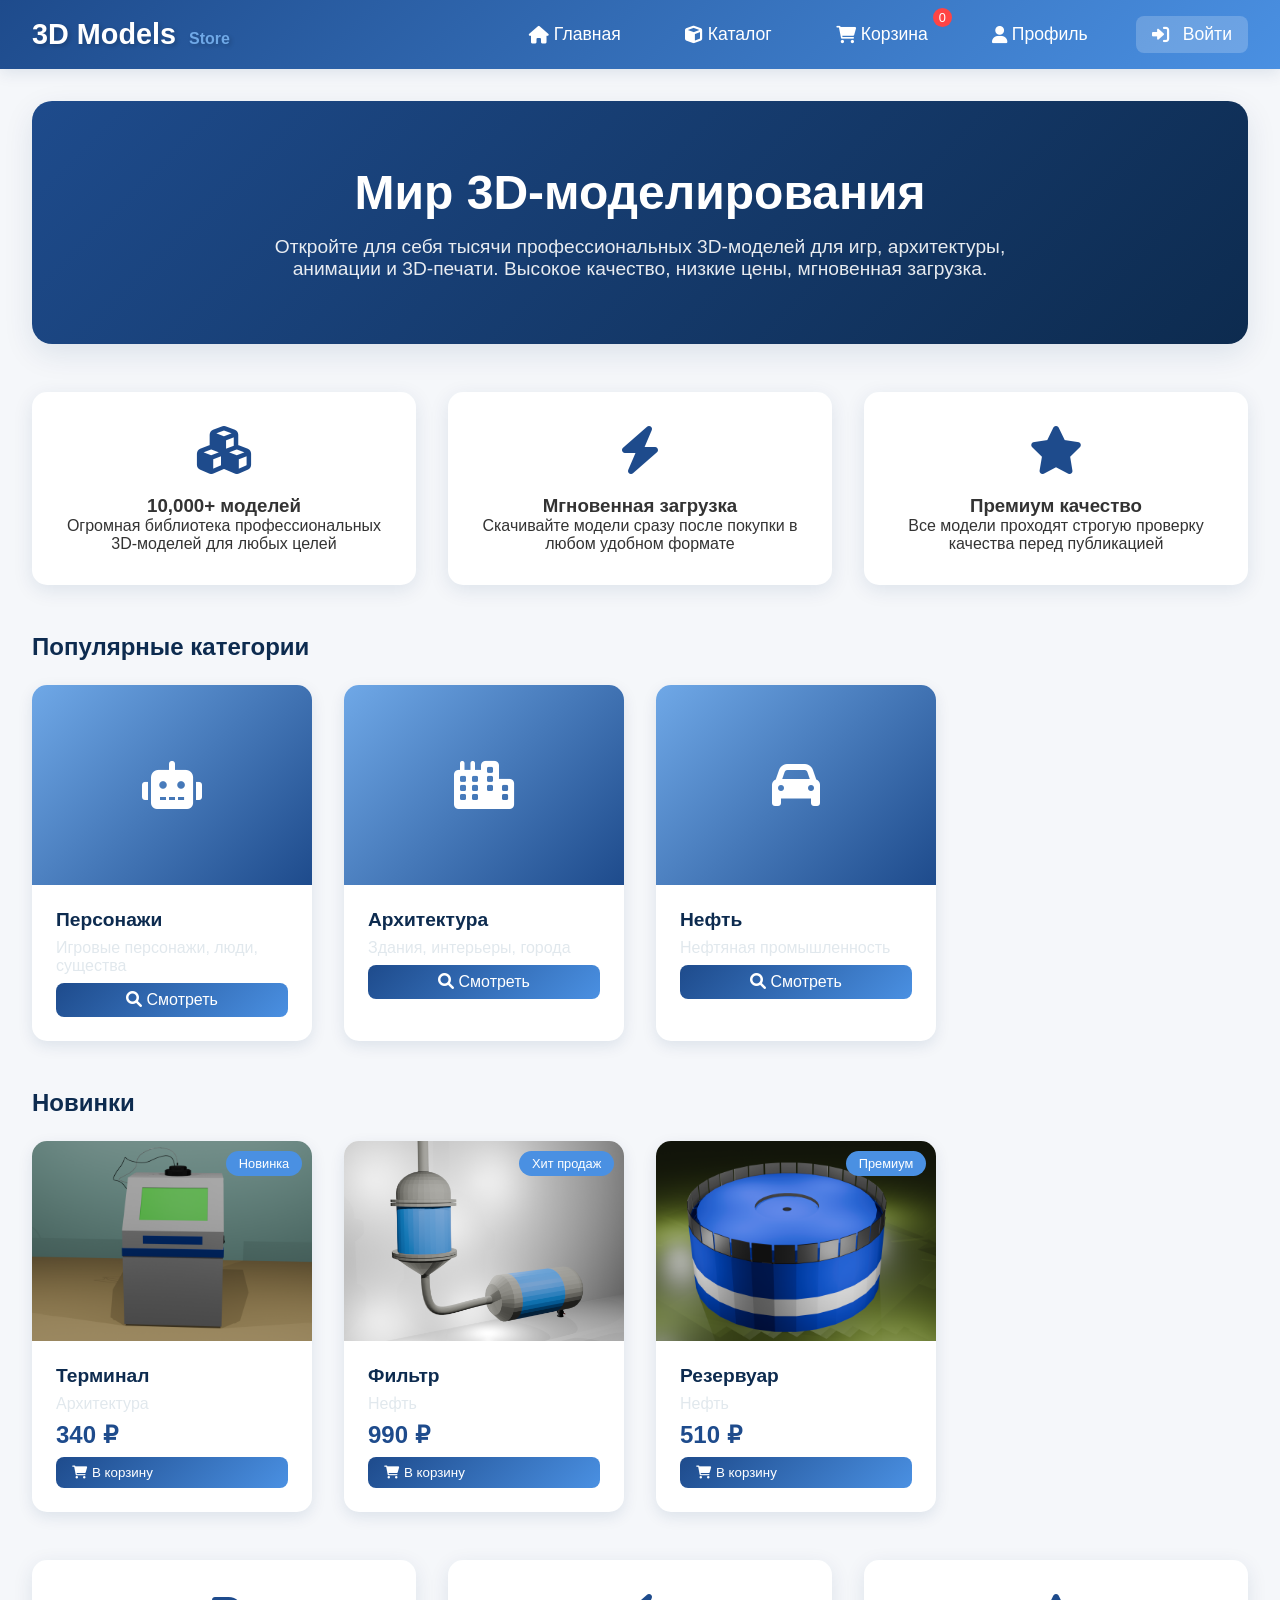
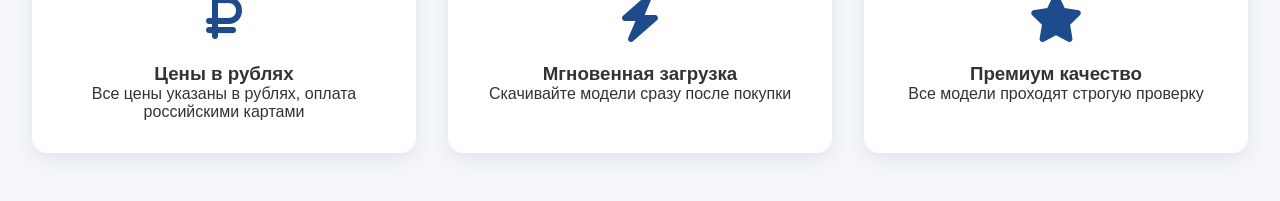
<file: 3d-models-shop/index.html>
<!DOCTYPE html>
<html lang="ru">
<head>
    <meta charset="UTF-8">
    <meta name="viewport" content="width=device-width, initial-scale=1.0">
    <title>3D Models Shop - Главная</title>
    <link rel="stylesheet" href="css/style.css">
    <link rel="stylesheet" href="https://cdnjs.cloudflare.com/ajax/libs/font-awesome/6.0.0/css/all.min.css">
</head>
<body>
    <!-- Навигационная панель -->
    <nav class="navbar">
        <div class="nav-container">
            <div class="logo">
                3D Models <span>Store</span>
            </div>
            <ul class="nav-menu">
                <li><a href="index.html" class="${currentPage === 'index' ? 'active' : ''}"><i class="fas fa-home"></i> Главная</a></li>
                <li><a href="catalog.html" class="${currentPage === 'catalog' ? 'active' : ''}"><i class="fas fa-cube"></i> Каталог</a></li>
                <li><a href="cart.html" class="cart-icon ${currentPage === 'cart' ? 'active' : ''}">
                    <i class="fas fa-shopping-cart"></i> Корзина
                    <span class="cart-badge" id="cartCount">0</span>
                </a></li>
                <li><a href="profile.html" class="${currentPage === 'profile' ? 'active' : ''}"><i class="fas fa-user"></i> Профиль</a></li>
                <!-- Кнопка авторизации будет добавлена через JavaScript -->
            </ul>
        </div>
    </nav>

    <main class="main-container">
        <!-- Hero секция -->
        <section class="hero-section">
            <h1>Мир 3D-моделирования</h1>
            <p>Откройте для себя тысячи профессиональных 3D-моделей для игр, архитектуры, анимации и 3D-печати. Высокое качество, низкие цены, мгновенная загрузка.</p>
        </section>

        <!-- Особенности -->
        <section class="features-section">
            <div class="feature-card">
                <div class="feature-icon">
                    <i class="fas fa-cubes"></i>
                </div>
                <h3>10,000+ моделей</h3>
                <p>Огромная библиотека профессиональных 3D-моделей для любых целей</p>
            </div>
            <div class="feature-card">
                <div class="feature-icon">
                    <i class="fas fa-bolt"></i>
                </div>
                <h3>Мгновенная загрузка</h3>
                <p>Скачивайте модели сразу после покупки в любом удобном формате</p>
            </div>
            <div class="feature-card">
                <div class="feature-icon">
                    <i class="fas fa-star"></i>
                </div>
                <h3>Премиум качество</h3>
                <p>Все модели проходят строгую проверку качества перед публикацией</p>
            </div>
        </section>

        <!-- Популярные категории -->
        <h2 style="color: var(--dark-blue); margin: 3rem 0 1.5rem;">Популярные категории</h2>
        <div class="products-grid" style="margin-bottom: 3rem;" id="categoriesGrid"></div>

        <!-- Новинки -->
        <h2 style="color: var(--dark-blue); margin-bottom: 1.5rem;">Новинки</h2>
        <div class="products-grid" style="margin-bottom: 3rem;" id="newProductsGrid"></div>

        <!-- Преимущества -->
        <section class="features-section">
            <div class="feature-card">
                <div class="feature-icon">
                    <i class="fas fa-ruble-sign"></i>
                </div>
                <h3>Цены в рублях</h3>
                <p>Все цены указаны в рублях, оплата российскими картами</p>
            </div>
            <div class="feature-card">
                <div class="feature-icon">
                    <i class="fas fa-bolt"></i>
                </div>
                <h3>Мгновенная загрузка</h3>
                <p>Скачивайте модели сразу после покупки</p>
            </div>
            <div class="feature-card">
                <div class="feature-icon">
                    <i class="fas fa-star"></i>
                </div>
                <h3>Премиум качество</h3>
                <p>Все модели проходят строгую проверку</p>
            </div>
        </section>
    </main>

    <script src="js/main.js"></script>
    <script src="js/auth.js"></script>
    <script>
        // Загрузка категорий на главную страницу
        document.addEventListener('DOMContentLoaded', function() {
            // Категории
            const categories = [
                { name: 'Персонажи', icon: 'fa-robot', category: 'characters', description: 'Игровые персонажи, люди, существа' },
                { name: 'Архитектура', icon: 'fa-city', category: 'architecture', description: 'Здания, интерьеры, города' },
                { name: 'Нефть', icon: 'fa-car', category: 'oil', description: 'Нефтяная промышленность' }
            ];
            
            const categoriesGrid = document.getElementById('categoriesGrid');
            if (categoriesGrid) {
                categoriesGrid.innerHTML = categories.map(cat => `
                    <div class="product-card">
                        <div class="product-image" onclick="window.location.href='catalog.html?category=${cat.category}'" style="cursor: pointer;">
                            <i class="fas ${cat.icon}"></i>
                        </div>
                        <div class="product-info">
                            <h3 class="product-title">${cat.name}</h3>
                            <p style="color: var(--gray); margin-bottom: 0.5rem;">${cat.description}</p>
                            <a href="catalog.html?category=${cat.category}" class="add-to-cart" style="display: inline-block; text-decoration: none; width: 100%; text-align: center;">
                                <i class="fas fa-search"></i> Смотреть
                            </a>
                        </div>
                    </div>
                `).join('');
            }
            
            // Новинки (первые 3 товара из products)
            const newProductsGrid = document.getElementById('newProductsGrid');
            if (newProductsGrid && typeof products !== 'undefined') {
                const newProducts = products.slice(0, 3);
                newProductsGrid.innerHTML = newProducts.map(product => `
                    <div class="product-card">
                        <div class="product-image" onclick="window.location.href='product.html?id=${product.id}'" style="cursor: pointer;">
                            ${product.preview ? 
                                `<img src="${product.preview}" alt="${product.name}" style="width: 100%; height: 100%; object-fit: cover;" 
                                    onerror="this.style.display='none'; this.parentElement.innerHTML='<i class=\'fas ${product.image}\' style=\'font-size: 3rem;\'></i>'">` 
                                : `<i class="fas ${product.image}"></i>`
                            }
                            ${product.badge ? `<span class="product-badge">${product.badge}</span>` : ''}
                        </div>
                        <div class="product-info">
                            <h3 class="product-title" onclick="window.location.href='product.html?id=${product.id}'" style="cursor: pointer;">${product.name}</h3>
                            <p style="color: var(--gray); margin-bottom: 0.5rem;">${getCategoryName(product.category)}</p>
                            <div class="product-price">${product.price.toLocaleString('ru-RU')} ₽</div>
                            <button class="add-to-cart" onclick="addToCart(${product.id})" style="width: 100%;">
                                <i class="fas fa-shopping-cart"></i> В корзину
                            </button>
                        </div>
                    </div>
                `).join('');
            }
        });

        // Получение названия категории (копируем функцию из catalog.js)
        function getCategoryName(category) {
            const categories = {
                'characters': 'Персонажи',
                'architecture': 'Архитектура',
                'oil': 'Нефть'
            };
            return categories[category] || category;
        }
    </script>
</body>
</html>
</file>
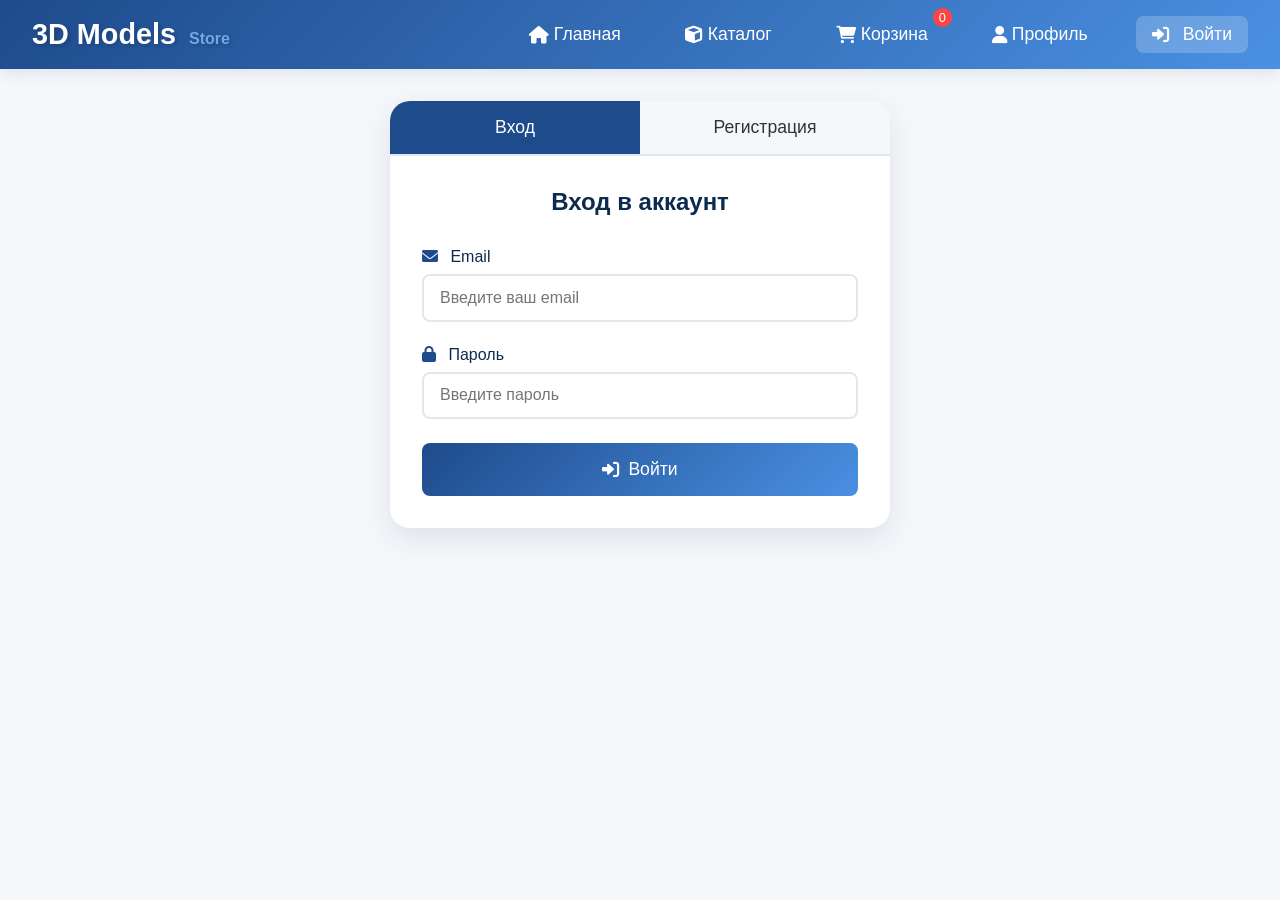
<file: 3d-models-shop/login.html>
<!DOCTYPE html>
<html lang="ru">
<head>
    <meta charset="UTF-8">
    <meta name="viewport" content="width=device-width, initial-scale=1.0">
    <title>Вход - 3D Models Shop</title>
    <link rel="stylesheet" href="css/style.css">
    <link rel="stylesheet" href="https://cdnjs.cloudflare.com/ajax/libs/font-awesome/6.0.0/css/all.min.css">
</head>
<body>
    <nav class="navbar">
        <div class="nav-container">
            <div class="logo">
                3D Models <span>Store</span>
            </div>
            <ul class="nav-menu">
                <li><a href="index.html"><i class="fas fa-home"></i> Главная</a></li>
                <li><a href="catalog.html"><i class="fas fa-cube"></i> Каталог</a></li>
                <li><a href="cart.html" class="cart-icon">
                    <i class="fas fa-shopping-cart"></i> Корзина
                    <span class="cart-badge" id="cartCount">0</span>
                </a></li>
                <li><a href="profile.html"><i class="fas fa-user"></i> Профиль</a></li>
            </ul>
        </div>
    </nav>

    <main class="main-container">
        <div class="auth-container">
            <div class="auth-tabs">
                <button class="auth-tab active" onclick="switchAuthTab('login')">Вход</button>
                <button class="auth-tab" onclick="switchAuthTab('register')">Регистрация</button>
            </div>

            <!-- Форма входа -->
            <div id="loginForm" class="auth-form active">
                <h2>Вход в аккаунт</h2>
                <form onsubmit="handleLogin(event)">
                    <div class="form-group">
                        <label for="loginEmail">
                            <i class="fas fa-envelope"></i>
                            Email
                        </label>
                        <input type="email" id="loginEmail" required placeholder="Введите ваш email">
                    </div>
                    
                    <div class="form-group">
                        <label for="loginPassword">
                            <i class="fas fa-lock"></i>
                            Пароль
                        </label>
                        <input type="password" id="loginPassword" required placeholder="Введите пароль">
                    </div>

                    <button type="submit" class="auth-submit">
                        <i class="fas fa-sign-in-alt"></i>
                        Войти
                    </button>
                </form>
            </div>

            <!-- Форма регистрации -->
            <div id="registerForm" class="auth-form">
                <h2>Регистрация</h2>
                <form onsubmit="handleRegister(event)">
                    <div class="form-row">
                        <div class="form-group">
                            <label for="registerFirstName">
                                <i class="fas fa-user"></i>
                                Имя
                            </label>
                            <input type="text" id="registerFirstName" required placeholder="Введите имя">
                        </div>
                        
                        <div class="form-group">
                            <label for="registerLastName">
                                <i class="fas fa-user"></i>
                                Фамилия
                            </label>
                            <input type="text" id="registerLastName" required placeholder="Введите фамилию">
                        </div>
                    </div>
                    
                    <div class="form-group">
                        <label for="registerEmail">
                            <i class="fas fa-envelope"></i>
                            Email
                        </label>
                        <input type="email" id="registerEmail" required placeholder="Введите email">
                    </div>
                    
                    <div class="form-group">
                        <label for="registerPassword">
                            <i class="fas fa-lock"></i>
                            Пароль
                        </label>
                        <input type="password" id="registerPassword" required placeholder="Придумайте пароль">
                    </div>
                    
                    <div class="form-group">
                        <label for="registerConfirmPassword">
                            <i class="fas fa-lock"></i>
                            Подтверждение пароля
                        </label>
                        <input type="password" id="registerConfirmPassword" required placeholder="Повторите пароль">
                    </div>

                    <button type="submit" class="auth-submit">
                        <i class="fas fa-user-plus"></i>
                        Зарегистрироваться
                    </button>
                </form>
            </div>
        </div>
    </main>

    <script src="js/main.js"></script>
    <script src="js/auth.js"></script>
</body>
</html>
</file>
<file: 3d-models-shop/css/style.css>
:root {
    /* Основная синяя палитра */
    --primary-blue: #1e4b8c;
    --secondary-blue: #2a6bb5;
    --light-blue: #6fa8e7;
    --dark-blue: #0d2b4f;
    --accent-blue: #4a90e2;
    --gradient-blue: linear-gradient(135deg, var(--primary-blue), var(--accent-blue));
    
    /* Нейтральные цвета */
    --white: #ffffff;
    --light-gray: #f5f7fa;
    --gray: #e1e8ed;
    --dark-gray: #333333;
    --shadow: rgba(0, 50, 100, 0.1);
}

* {
    margin: 0;
    padding: 0;
    box-sizing: border-box;
    font-family: 'Segoe UI', Tahoma, Geneva, Verdana, sans-serif;
}

body {
    background-color: var(--light-gray);
    color: var(--dark-gray);
}

/* Навигационная панель */
.navbar {
    background: var(--gradient-blue);
    padding: 1rem 2rem;
    box-shadow: 0 4px 15px var(--shadow);
    position: sticky;
    top: 0;
    z-index: 1000;
}

.nav-container {
    max-width: 1400px;
    margin: 0 auto;
    display: flex;
    justify-content: space-between;
    align-items: center;
}

.logo {
    font-size: 1.8rem;
    font-weight: bold;
    color: var(--white);
    text-shadow: 2px 2px 4px rgba(0,0,0,0.2);
}

.logo span {
    color: var(--light-blue);
    font-size: 1rem;
    margin-left: 5px;
}

.nav-menu {
    display: flex;
    gap: 2rem;
    list-style: none;
}

.nav-menu a {
    color: var(--white);
    text-decoration: none;
    font-size: 1.1rem;
    padding: 0.5rem 1rem;
    border-radius: 8px;
    transition: all 0.3s ease;
    display: flex;
    align-items: center;
    gap: 5px;
}

.nav-menu a:hover,
.nav-menu a.active {
    background-color: rgba(255, 255, 255, 0.2);
    transform: translateY(-2px);
}

.cart-icon {
    position: relative;
}

.cart-badge {
    position: absolute;
    top: -8px;
    right: -8px;
    background-color: #ff4444;
    color: white;
    border-radius: 50%;
    padding: 2px 6px;
    font-size: 0.8rem;
}

/* Главный контейнер */
.main-container {
    max-width: 1400px;
    margin: 2rem auto;
    padding: 0 2rem;
}

/* Hero секция */
.hero-section {
    background: linear-gradient(135deg, var(--primary-blue), var(--dark-blue));
    color: white;
    padding: 4rem 2rem;
    border-radius: 20px;
    margin-bottom: 3rem;
    text-align: center;
    box-shadow: 0 10px 30px var(--shadow);
}

.hero-section h1 {
    font-size: 3rem;
    margin-bottom: 1rem;
}

.hero-section p {
    font-size: 1.2rem;
    opacity: 0.9;
    max-width: 800px;
    margin: 0 auto;
}

/* Секция особенностей */
.features-section {
    display: grid;
    grid-template-columns: repeat(auto-fit, minmax(300px, 1fr));
    gap: 2rem;
    margin-bottom: 3rem;
}

.feature-card {
    background: var(--white);
    padding: 2rem;
    border-radius: 15px;
    text-align: center;
    box-shadow: 0 5px 20px var(--shadow);
    transition: transform 0.3s ease;
}

.feature-card:hover {
    transform: translateY(-5px);
}

.feature-icon {
    font-size: 3rem;
    color: var(--primary-blue);
    margin-bottom: 1rem;
}

/* Каталог товаров */
.catalog-header {
    display: flex;
    justify-content: space-between;
    align-items: center;
    margin-bottom: 2rem;
}

.filters {
    display: flex;
    gap: 1rem;
}

.filter-btn {
    padding: 0.5rem 1rem;
    border: 2px solid var(--primary-blue);
    background: transparent;
    color: var(--primary-blue);
    border-radius: 8px;
    cursor: pointer;
    transition: all 0.3s ease;
}

.filter-btn:hover,
.filter-btn.active {
    background: var(--primary-blue);
    color: white;
}

.products-grid {
    display: grid;
    grid-template-columns: repeat(auto-fill, minmax(280px, 1fr));
    gap: 2rem;
}

/* Карточка товара */
.product-card {
    background: var(--white);
    border-radius: 15px;
    overflow: hidden;
    box-shadow: 0 5px 15px var(--shadow);
    transition: transform 0.3s ease, box-shadow 0.3s ease;
    position: relative;
}

.product-card:hover {
    transform: translateY(-5px);
    box-shadow: 0 8px 25px rgba(30, 75, 140, 0.2);
}

.product-image {
    width: 100%;
    height: 200px;
    background: linear-gradient(135deg, var(--light-blue), var(--primary-blue));
    display: flex;
    align-items: center;
    justify-content: center;
    color: white;
    font-size: 3rem;
    position: relative;
    overflow: hidden;
}

.product-badge {
    position: absolute;
    top: 10px;
    right: 10px;
    background: var(--accent-blue);
    color: white;
    padding: 0.3rem 0.8rem;
    border-radius: 20px;
    font-size: 0.8rem;
}

.product-info {
    padding: 1.5rem;
}

.product-title {
    font-size: 1.2rem;
    margin-bottom: 0.5rem;
    color: var(--dark-blue);
}

.product-category {
    color: var(--primary-blue);
    font-size: 0.9rem;
    margin-bottom: 0.5rem;
}

.product-price {
    font-size: 1.5rem;
    font-weight: bold;
    color: var(--primary-blue);
    margin: 0.5rem 0;
}

.product-actions {
    display: flex;
    justify-content: space-between;
    align-items: center;
    margin-top: 1rem;
}

.add-to-cart {
    background: var(--gradient-blue);
    color: white;
    border: none;
    padding: 0.5rem 1rem;
    border-radius: 8px;
    cursor: pointer;
    transition: all 0.3s ease;
    display: flex;
    align-items: center;
    gap: 5px;
}

.add-to-cart:hover {
    transform: scale(1.05);
    box-shadow: 0 3px 10px var(--primary-blue);
}

/* Корзина */
.cart-container {
    background: white;
    border-radius: 15px;
    padding: 2rem;
    box-shadow: 0 5px 20px var(--shadow);
}

.cart-item {
    display: grid;
    grid-template-columns: 100px 2fr 1fr auto;
    align-items: center;
    gap: 1rem;
    padding: 1rem;
    border-bottom: 1px solid var(--gray);
}

.cart-item-image {
    width: 80px;
    height: 80px;
    background: var(--light-blue);
    border-radius: 10px;
}

.cart-item-title {
    color: var(--dark-blue);
}

.cart-item-price {
    font-weight: bold;
    color: var(--primary-blue);
}

.cart-item-remove {
    color: #ff4444;
    cursor: pointer;
    padding: 0.5rem;
    transition: all 0.3s ease;
}

.cart-item-remove:hover {
    transform: scale(1.1);
}

.cart-total {
    margin-top: 2rem;
    padding: 1rem;
    text-align: right;
    font-size: 1.5rem;
    font-weight: bold;
    color: var(--primary-blue);
}

.checkout-btn {
    background: var(--gradient-blue);
    color: white;
    border: none;
    padding: 1rem 2rem;
    border-radius: 10px;
    font-size: 1.2rem;
    cursor: pointer;
    width: 100%;
    margin-top: 1rem;
    transition: all 0.3s ease;
}

.checkout-btn:hover {
    transform: translateY(-2px);
    box-shadow: 0 5px 15px var(--primary-blue);
}

/* Профиль */
.profile-container {
    background: white;
    border-radius: 15px;
    padding: 2rem;
    box-shadow: 0 5px 20px var(--shadow);
}

.profile-header {
    display: flex;
    align-items: center;
    gap: 2rem;
    margin-bottom: 2rem;
    padding-bottom: 1rem;
    border-bottom: 2px solid var(--light-blue);
}

.profile-avatar {
    width: 100px;
    height: 100px;
    background: var(--gradient-blue);
    border-radius: 50%;
    display: flex;
    align-items: center;
    justify-content: center;
    color: white;
    font-size: 2.5rem;
}

.profile-stats {
    display: grid;
    grid-template-columns: repeat(3, 1fr);
    gap: 1rem;
    margin-top: 1rem;
}

.stat-card {
    background: var(--light-gray);
    padding: 1rem;
    border-radius: 10px;
    text-align: center;
}

.stat-value {
    font-size: 1.5rem;
    font-weight: bold;
    color: var(--primary-blue);
}

/* Адаптивность */
@media (max-width: 768px) {
    .nav-menu {
        gap: 0.5rem;
    }
    
    .hero-section h1 {
        font-size: 2rem;
    }
    
    .products-grid {
        grid-template-columns: 1fr;
    }
    
    .cart-item {
        grid-template-columns: 1fr;
        text-align: center;
    }
    
    .cart-item-image {
        margin: 0 auto;
    }
}
/* Страница товара */
.product-page {
    background: white;
    border-radius: 20px;
    padding: 2rem;
    box-shadow: 0 5px 20px var(--shadow);
}

.back-button {
    display: inline-flex;
    align-items: center;
    gap: 0.5rem;
    padding: 0.8rem 1.5rem;
    background: var(--light-gray);
    color: var(--primary-blue);
    text-decoration: none;
    border-radius: 8px;
    margin-bottom: 2rem;
    transition: all 0.3s ease;
    border: none;
    cursor: pointer;
    font-size: 1rem;
}

.back-button:hover {
    background: var(--primary-blue);
    color: white;
    transform: translateX(-5px);
}

.product-detail {
    display: grid;
    grid-template-columns: 1fr 1fr;
    gap: 3rem;
}

/* Галерея товара */
.product-gallery {
    position: relative;
}

.main-image {
    width: 100%;
    height: 400px;
    background: linear-gradient(135deg, var(--light-blue), var(--primary-blue));
    border-radius: 15px;
    margin-bottom: 1rem;
    display: flex;
    align-items: center;
    justify-content: center;
    color: white;
    font-size: 5rem;
    overflow: hidden;
}

.main-image img {
    width: 100%;
    height: 100%;
    object-fit: cover;
}

.thumbnail-container {
    display: flex;
    gap: 1rem;
    margin-top: 1rem;
}

.thumbnail {
    width: 80px;
    height: 80px;
    border-radius: 8px;
    cursor: pointer;
    border: 3px solid transparent;
    transition: all 0.3s ease;
    overflow: hidden;
}

.thumbnail:hover {
    transform: translateY(-3px);
}

.thumbnail.active {
    border-color: var(--primary-blue);
    box-shadow: 0 0 0 2px var(--accent-blue);
}

.thumbnail img {
    width: 100%;
    height: 100%;
    object-fit: cover;
}

.thumbnail-placeholder {
    width: 100%;
    height: 100%;
    background: var(--light-blue);
    display: flex;
    align-items: center;
    justify-content: center;
    color: white;
    font-size: 1.5rem;
}

/* Информация о товаре */
.product-info-detail {
    padding: 1rem;
}

.product-title-detail {
    font-size: 2.5rem;
    color: var(--dark-blue);
    margin-bottom: 1rem;
}

.product-meta {
    display: flex;
    gap: 2rem;
    margin-bottom: 2rem;
    padding-bottom: 1rem;
    border-bottom: 2px solid var(--light-gray);
}

.product-category-detail {
    background: var(--light-blue);
    color: white;
    padding: 0.3rem 1rem;
    border-radius: 20px;
    font-size: 0.9rem;
}

.product-rating {
    color: #ffc107;
}

.product-price-detail {
    font-size: 3rem;
    font-weight: bold;
    color: var(--primary-blue);
    margin: 2rem 0;
}

.product-description {
    color: var(--dark-gray);
    line-height: 1.8;
    margin-bottom: 2rem;
}

.product-specs {
    background: var(--light-gray);
    padding: 1.5rem;
    border-radius: 15px;
    margin-bottom: 2rem;
}

.spec-item {
    display: flex;
    justify-content: space-between;
    padding: 0.5rem 0;
    border-bottom: 1px solid var(--gray);
}

.spec-item:last-child {
    border-bottom: none;
}

.spec-label {
    color: var(--primary-blue);
    font-weight: bold;
}

.product-actions-detail {
    display: flex;
    gap: 1rem;
    margin-top: 2rem;
}

.add-to-cart-detail {
    flex: 2;
    background: var(--gradient-blue);
    color: white;
    border: none;
    padding: 1rem 2rem;
    border-radius: 10px;
    font-size: 1.2rem;
    cursor: pointer;
    transition: all 0.3s ease;
    display: flex;
    align-items: center;
    justify-content: center;
    gap: 1rem;
}

.add-to-cart-detail:hover {
    transform: translateY(-3px);
    box-shadow: 0 5px 20px var(--primary-blue);
}

.wishlist-btn {
    flex: 1;
    background: white;
    color: var(--primary-blue);
    border: 2px solid var(--primary-blue);
    padding: 1rem;
    border-radius: 10px;
    font-size: 1.2rem;
    cursor: pointer;
    transition: all 0.3s ease;
}

.wishlist-btn:hover {
    background: var(--primary-blue);
    color: white;
}

/* Адаптивность */
@media (max-width: 768px) {
    .product-detail {
        grid-template-columns: 1fr;
        gap: 2rem;
    }
    
    .product-title-detail {
        font-size: 2rem;
    }
    
    .product-price-detail {
        font-size: 2.5rem;
    }
}
/* Дополнительные стили для изображений */
.product-image {
    position: relative;
    overflow: hidden;
    background: linear-gradient(135deg, var(--light-blue), var(--primary-blue));
}

.product-image img {
    width: 100%;
    height: 100%;
    object-fit: cover;
    transition: transform 0.3s ease;
}

.product-image:hover img {
    transform: scale(1.1);
}

.cart-item-image {
    width: 80px;
    height: 80px;
    background: var(--light-blue);
    border-radius: 10px;
    overflow: hidden;
}

.cart-item-image img {
    width: 100%;
    height: 100%;
    object-fit: cover;
}

.thumbnail img {
    width: 100%;
    height: 100%;
    object-fit: cover;
}

.thumbnail-placeholder {
    width: 100%;
    height: 100%;
    background: var(--light-blue);
    display: flex;
    align-items: center;
    justify-content: center;
    color: white;
    font-size: 1.5rem;
}

/* Стили для авторизации */
.auth-container {
    max-width: 500px;
    margin: 2rem auto;
    background: white;
    border-radius: 20px;
    box-shadow: 0 10px 30px var(--shadow);
    overflow: hidden;
}

.auth-tabs {
    display: flex;
    background: var(--light-gray);
    border-bottom: 2px solid var(--gray);
}

.auth-tab {
    flex: 1;
    padding: 1rem;
    background: none;
    border: none;
    font-size: 1.1rem;
    cursor: pointer;
    transition: all 0.3s ease;
    color: var(--dark-gray);
}

.auth-tab:hover {
    background: var(--gray);
}

.auth-tab.active {
    background: var(--primary-blue);
    color: white;
}

.auth-form {
    padding: 2rem;
    display: none;
}

.auth-form.active {
    display: block;
}

.auth-form h2 {
    color: var(--dark-blue);
    margin-bottom: 2rem;
    text-align: center;
}

.form-group {
    margin-bottom: 1.5rem;
}

.form-row {
    display: grid;
    grid-template-columns: 1fr 1fr;
    gap: 1rem;
}

.form-group label {
    display: block;
    margin-bottom: 0.5rem;
    color: var(--dark-blue);
    font-weight: 500;
}

.form-group label i {
    margin-right: 0.5rem;
    color: var(--primary-blue);
}

.form-group input {
    width: 100%;
    padding: 0.8rem 1rem;
    border: 2px solid var(--gray);
    border-radius: 8px;
    font-size: 1rem;
    transition: all 0.3s ease;
}

.form-group input:focus {
    outline: none;
    border-color: var(--primary-blue);
    box-shadow: 0 0 0 3px rgba(30, 75, 140, 0.1);
}

.auth-submit {
    width: 100%;
    padding: 1rem;
    background: var(--gradient-blue);
    color: white;
    border: none;
    border-radius: 8px;
    font-size: 1.1rem;
    cursor: pointer;
    transition: all 0.3s ease;
    display: flex;
    align-items: center;
    justify-content: center;
    gap: 0.5rem;
}

.auth-submit:hover {
    transform: translateY(-2px);
    box-shadow: 0 5px 15px var(--primary-blue);
}

/* Кнопка входа/выхода в навигации */
.auth-button {
    background: rgba(255, 255, 255, 0.2);
    border-radius: 8px;
    padding: 0.5rem 1rem !important;
}

.auth-button i {
    margin-right: 0.5rem;
}

.user-greeting {
    display: flex;
    align-items: center;
    gap: 0.5rem;
    color: white;
    background: rgba(255, 255, 255, 0.1);
    padding: 0.5rem 1rem;
    border-radius: 8px;
}

.user-greeting i {
    font-size: 1.2rem;
}

/* Обновленные стили профиля */
.profile-header {
    display: flex;
    align-items: center;
    gap: 2rem;
    margin-bottom: 2rem;
    padding-bottom: 1rem;
    border-bottom: 2px solid var(--light-blue);
}

.profile-avatar {
    width: 120px;
    height: 120px;
    background: var(--gradient-blue);
    border-radius: 50%;
    display: flex;
    align-items: center;
    justify-content: center;
    color: white;
    font-size: 3rem;
    box-shadow: 0 5px 15px var(--shadow);
}

.profile-info h2 {
    color: var(--dark-blue);
    margin-bottom: 0.5rem;
}

.profile-info p {
    color: var(--gray);
    margin-bottom: 0.3rem;
}

.profile-info i {
    color: var(--primary-blue);
    width: 20px;
    margin-right: 0.5rem;
}

.logout-btn {
    background: #ff4444;
    color: white;
    border: none;
    padding: 0.8rem 2rem;
    border-radius: 8px;
    cursor: pointer;
    transition: all 0.3s ease;
    display: inline-flex;
    align-items: center;
    gap: 0.5rem;
    font-size: 1rem;
    margin-top: 1rem;
}

.logout-btn:hover {
    background: #cc0000;
    transform: translateY(-2px);
    box-shadow: 0 5px 15px rgba(255, 68, 68, 0.3);
}

/* Адаптивность */
@media (max-width: 768px) {
    .auth-container {
        margin: 1rem;
    }
    
    .form-row {
        grid-template-columns: 1fr;
    }
    
    .profile-header {
        flex-direction: column;
        text-align: center;
    }
}

/* Стили для кнопки удаления из избранного */
.remove-wishlist-btn {
    background: none;
    border: none;
    color: #ff4444;
    font-size: 1.2rem;
    cursor: pointer;
    padding: 0.5rem;
    border-radius: 50%;
    transition: all 0.3s ease;
    display: flex;
    align-items: center;
    justify-content: center;
}

.remove-wishlist-btn:hover {
    background: #ffeeee;
    transform: scale(1.1);
}

.remove-wishlist-btn i {
    pointer-events: none;
}

/* Стили для кнопки избранного */
.wishlist-btn {
    flex: 1;
    background: white;
    color: var(--primary-blue);
    border: 2px solid var(--primary-blue);
    padding: 1rem;
    border-radius: 10px;
    font-size: 1.2rem;
    cursor: pointer;
    transition: all 0.3s ease;
    position: relative;
}

.wishlist-btn i {
    transition: all 0.3s ease;
}

.wishlist-btn:hover {
    background: var(--primary-blue);
    color: white;
    transform: translateY(-3px);
    box-shadow: 0 5px 15px var(--primary-blue);
}

.wishlist-btn.active {
    background: #ff4444;
    border-color: #ff4444;
    color: white;
}

.wishlist-btn.active:hover {
    background: #cc0000;
    border-color: #cc0000;
    box-shadow: 0 5px 15px rgba(255, 68, 68, 0.3);
}

.wishlist-btn.active i {
    animation: heartBeat 0.3s ease;
}

@keyframes heartBeat {
    0% { transform: scale(1); }
    50% { transform: scale(1.2); }
    100% { transform: scale(1); }
}
</file>
